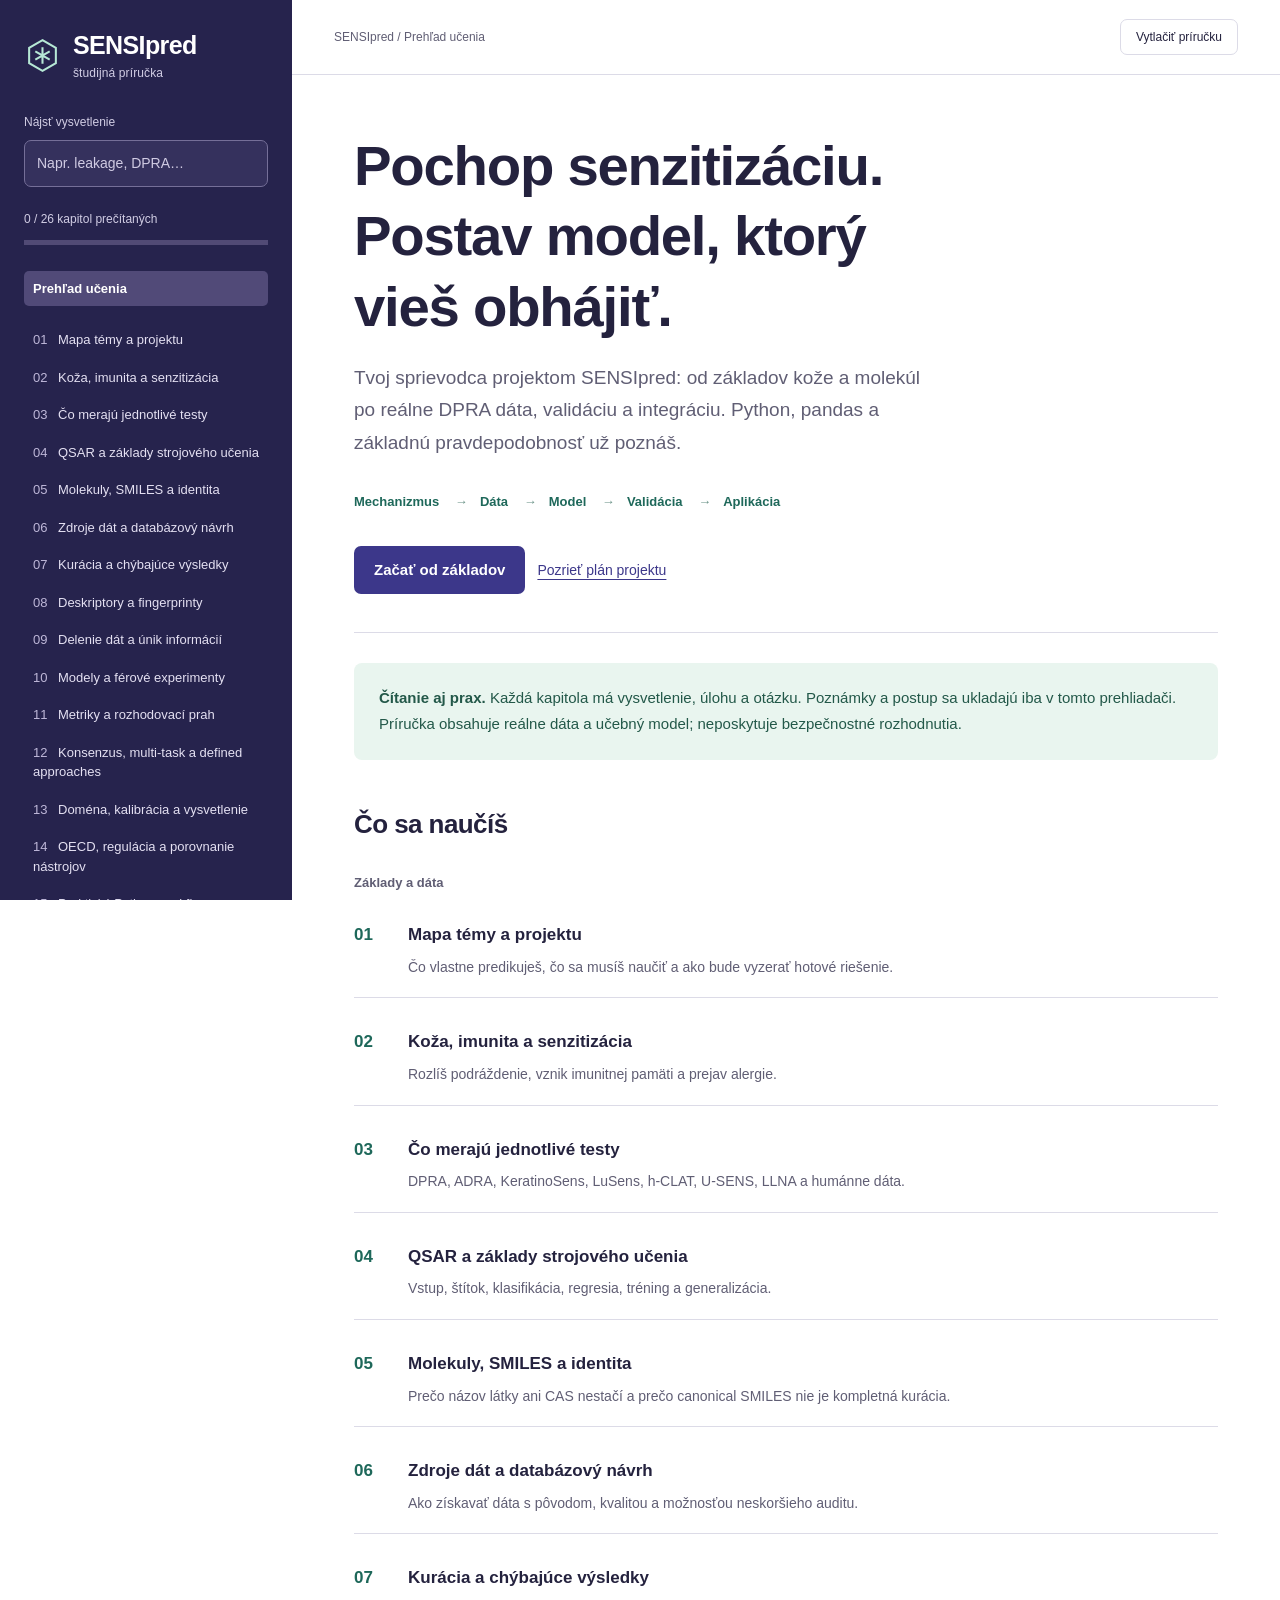
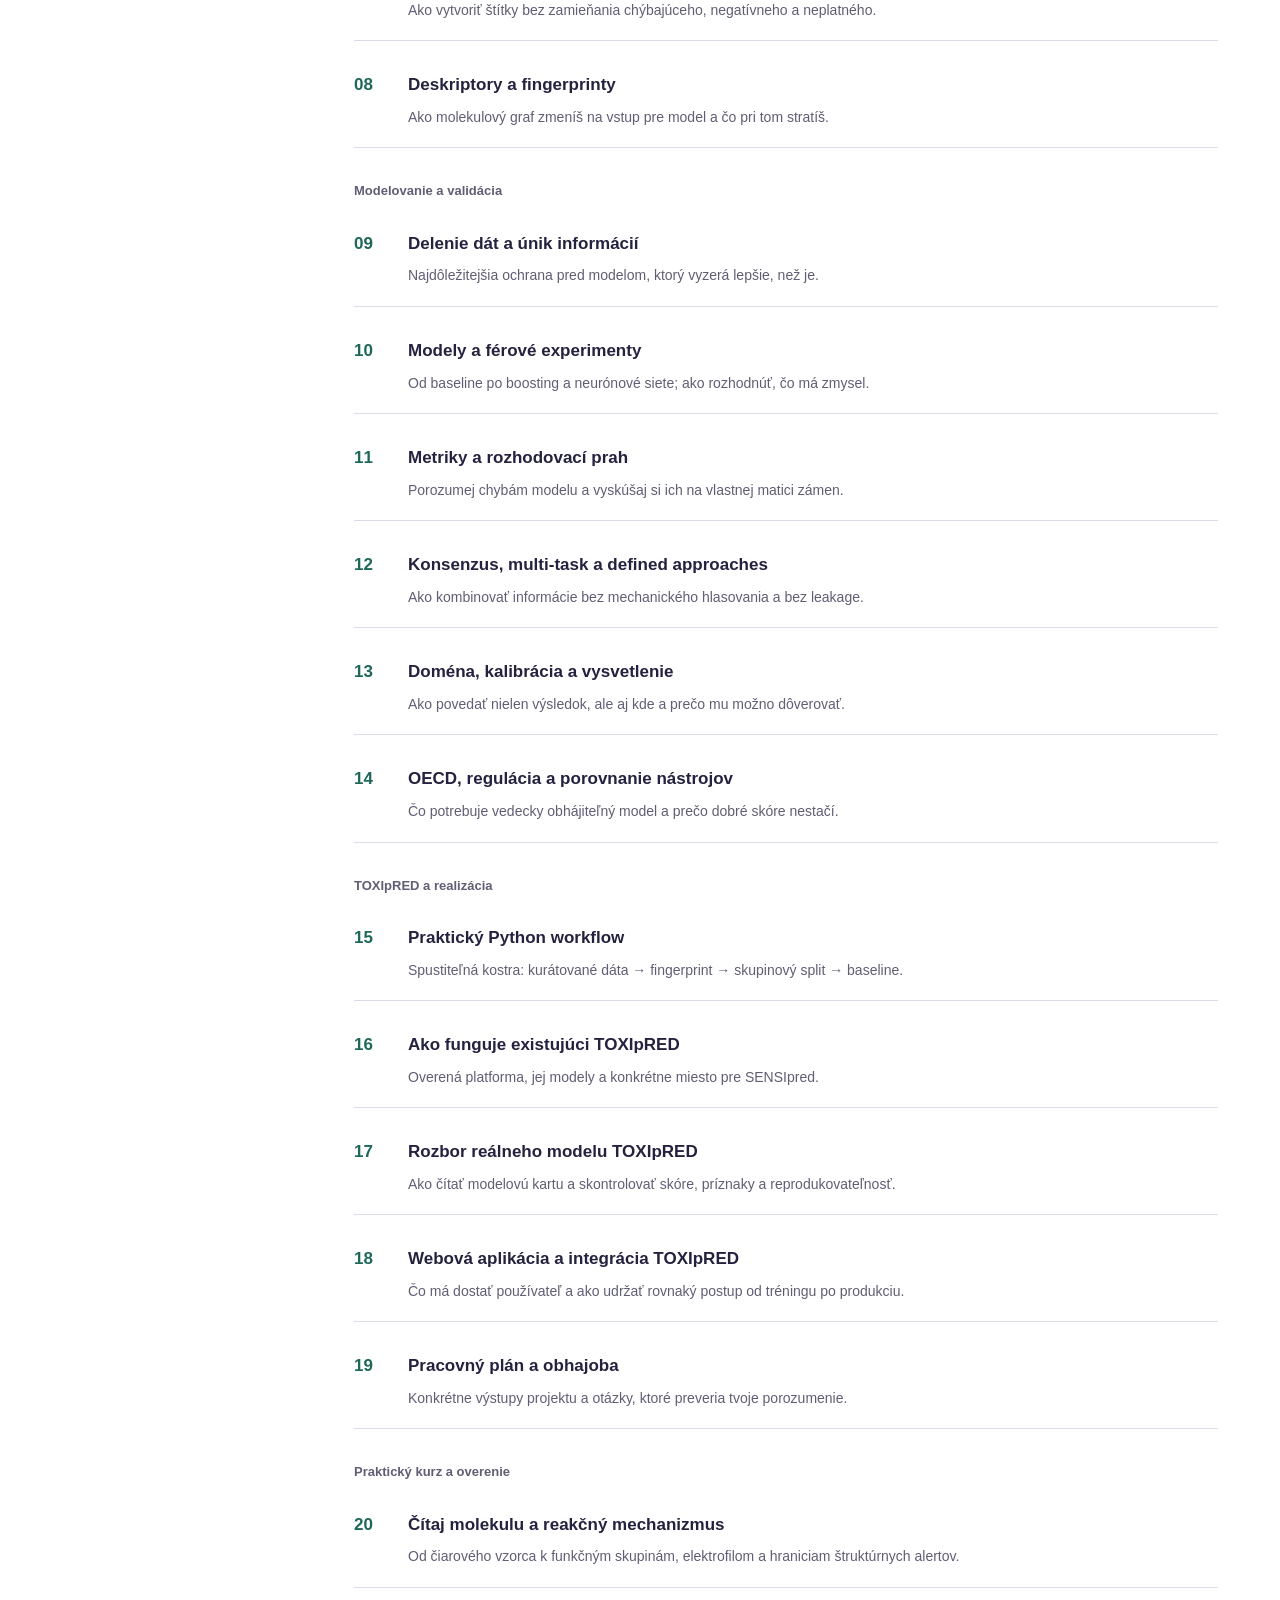
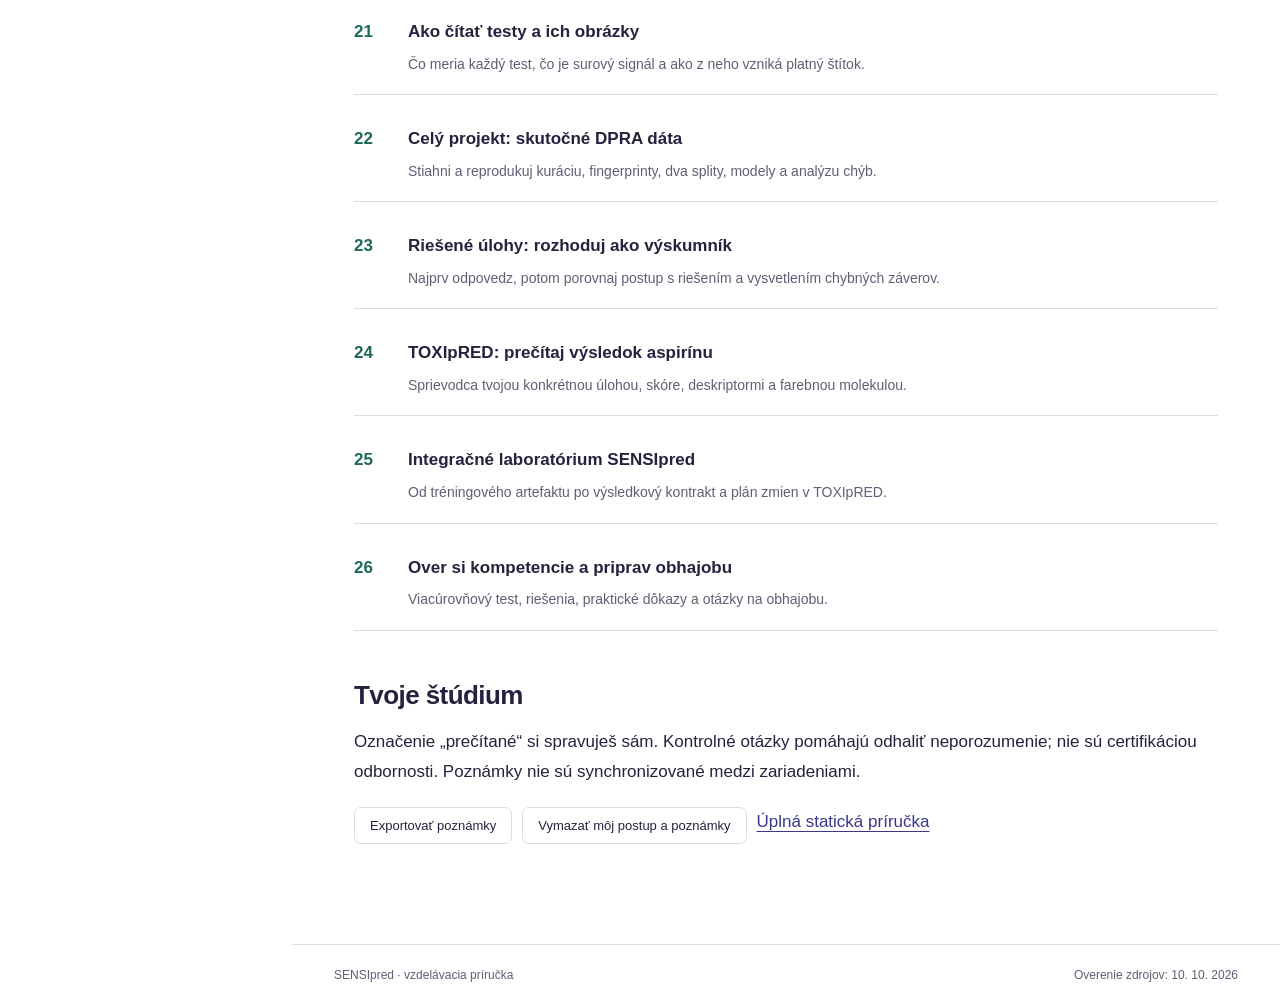
<file: docs/index.html>
<!doctype html>
<html lang="sk"><head><meta charset="utf-8"><meta name="viewport" content="width=device-width, initial-scale=1"><meta name="theme-color" content="#26234d"><title>SENSIpred — príručka QSAR</title><meta name="description" content="Slovenská vzdelávacia príručka: kožná senzitizácia, dáta, chemoinformatika, QSAR modely, validácia a realizácia projektu SENSIpred."><link rel="stylesheet" href="style.css"><script src="content.js" defer></script><script src="learning-data.js" defer></script><script src="course.js" defer></script><script src="app.js" defer></script></head>
<body><a class="skip" href="#main">Preskočiť na obsah</a><div class="shell"><aside id="sidebar"><a class="brand" href="#home"><svg viewBox="0 0 36 36" aria-hidden="true"><path d="M18 3 31 10.5v15L18 33 5 25.5v-15Z M18 10v16 M11 14l14 8 M25 14l-14 8" fill="none" stroke="currentColor" stroke-width="2"/></svg><span>SENSIpred<small>študijná príručka</small></span></a><button id="menu" aria-expanded="false" aria-controls="navigation">Obsah a pomôcky</button><div id="navigation"><label class="searchlabel" for="search">Nájsť vysvetlenie</label><input id="search" type="search" placeholder="Napr. leakage, DPRA…" autocomplete="off"><div class="studyprogress"><span id="progress-label">0 / 26 kapitol prečítaných</span><progress id="progress" max="26" value="0">0</progress></div><nav aria-label="Kapitoly"><a href="#home" class="home-link">Prehľad učenia</a><div id="chapter-nav"></div><div class="tools"><a href="#glossary">Slovník pojmov</a><a href="#assessment">Test a kompetencie</a><a href="#dpra-project">Praktický DPRA projekt</a><a href="#cards">Kartičky na opakovanie</a><a href="#sources">Zdroje a ďalšie čítanie</a></div></nav><p class="sidebar-foot">Od mechanizmu k modelu.<br>Od skóre k dôkazom.</p></div></aside><div class="workspace"><header><span id="breadcrumb">SENSIpred / Prehľad učenia</span><button id="print">Vytlačiť príručku</button></header><main id="main" tabindex="-1"></main><footer><span>SENSIpred · vzdelávacia príručka</span><span>Overenie zdrojov: 10. 10. 2026</span></footer></div></div><div id="toast" role="status" aria-live="polite"></div><noscript>Na navigáciu a študijné pomôcky je potrebný JavaScript. V statickom režime si pozri <a href="prirucka.html">úplnú príručku</a>.</noscript></body></html>
</file>
<file: docs/style.css>
:root{--ink:#24223e;--muted:#605e74;--rail:#26234d;--accent:#3c378a;--light:#f3f2fa;--line:#dcdbe7;--green:#1e685a;--greenlight:#e9f5ef;--body:#fff;--focus:#987219}*{box-sizing:border-box}html{scroll-behavior:smooth;scrollbar-color:#9691b1 #f3f2fa}body{margin:0;color:var(--ink);background:var(--body);font:17px/1.75 -apple-system,BlinkMacSystemFont,"Segoe UI",sans-serif}::selection{background:#d4cfee;color:#211b48}a{color:var(--accent);text-underline-offset:4px}button,input,textarea{font:inherit}button{cursor:pointer;border:1px solid var(--line);border-radius:7px;padding:8px 15px;background:#fff;color:var(--ink);line-height:1.5}button:hover{background:var(--light);border-color:#b6b1cd}button:disabled{opacity:.6;cursor:default}a:focus-visible,button:focus-visible,input:focus-visible,textarea:focus-visible,summary:focus-visible{outline:3px solid var(--focus);outline-offset:4px}.skip{position:fixed;top:-100px;left:20px;z-index:100;background:white;padding:10px}.skip:focus{top:10px}.shell{display:grid;grid-template-columns:292px minmax(0,1fr);min-height:100vh}aside{background:var(--rail);color:#f3f1ff;padding:30px 24px;position:sticky;top:0;height:100vh;overflow:auto;scrollbar-color:#8d86b3 var(--rail)}.brand{display:flex;align-items:center;gap:12px;color:#fff;text-decoration:none;font-size:25px;line-height:1.2;font-weight:750;letter-spacing:-.025em}.brand svg{width:37px;color:#b6e8d5}.brand small{display:block;font-size:12px;color:#d1cde4;font-weight:400;letter-spacing:.01em;margin-top:6px}.searchlabel{font-size:12px;display:block;margin-top:32px;margin-bottom:7px;color:#d1cde4}#search{width:100%;border:1px solid #756f98;background:#35315d;border-radius:7px;padding:10px 12px;color:white;font-size:14px;caret-color:#b6e8d5}#search::placeholder{color:#d0cbe3}.studyprogress{font-size:12px;color:#d1cde4;margin:22px 0 26px}progress{display:block;width:100%;height:5px;border:0;border-radius:0;margin-top:10px;background:#514a75;accent-color:#b6e8d5}progress::-webkit-progress-bar{background:#514a75}progress::-webkit-progress-value{background:#b6e8d5}nav a{display:block;color:#e4e0f2;text-decoration:none;font-size:13px;line-height:1.5;padding:8px 9px;margin:2px 0;border-radius:5px}nav a:hover{background:#3b365f;color:#fff}nav a[aria-current=page]{background:#514a78;color:#fff}nav a.done:after{content:' ✓';color:#b6e8d5}.navnum{color:#bfb8d9;display:inline-block;min-width:25px;font-variant-numeric:tabular-nums}.home-link{font-weight:650;margin-bottom:16px}.tools{border-top:1px solid #585176;margin-top:22px;padding-top:14px}.sidebar-foot{font-size:12px;color:#bfb8d9;line-height:1.8;margin-top:35px}#menu{display:none}.workspace{min-width:0}header{display:flex;justify-content:space-between;align-items:center;gap:16px;padding:19px 42px;border-bottom:1px solid var(--line);font-size:12px;color:var(--muted)}header button{font-size:12px}main{max-width:1060px;margin:0 auto;padding:56px 62px 80px;min-height:82vh;outline:none}h1,h2,h3{line-height:1.25;text-wrap:balance;letter-spacing:-.022em}h1{font-size:clamp(30px,3.3vw,46px);font-weight:740;margin:0 0 20px;max-width:21ch}h2{font-size:26px;margin:48px 0 16px}h3{font-size:19px;margin:26px 0 10px}p{margin:0 0 19px}article{max-width:74ch}.lead{color:var(--muted);font-size:19px;line-height:1.7;max-width:65ch}.hero{padding-bottom:38px;border-bottom:1px solid var(--line)}.hero h1{max-width:20ch;font-size:clamp(36px,4.4vw,57px)}.hero .lead{max-width:56ch}.actions{display:flex;flex-wrap:wrap;align-items:center;gap:12px;margin-top:25px}.primary{display:inline-block;border:0;background:var(--accent);color:white;padding:11px 20px;border-radius:7px;text-decoration:none;font-size:15px;font-weight:600}.primary:hover{background:#2b256a;color:white}.quietlink{font-size:14px}.route-map{margin:25px 0;display:flex;gap:0;flex-wrap:wrap;font-size:13px;font-weight:600;color:var(--green)}.route-map span{padding:7px 12px 7px 0}.route-map span:not(:last-child):after{content:' →';color:#6c9489;margin-left:12px}.intro-note{background:var(--greenlight);padding:22px 25px;color:#235849;margin:30px 0;border-radius:8px}.intro-note p{margin:0;font-size:15px}.lesson-list{margin:0;padding:0;list-style:none}.lesson-list li{border-bottom:1px solid var(--line);display:grid;grid-template-columns:42px 1fr auto;gap:12px;padding:19px 0;align-items:start}.lesson-list .number{color:var(--green);font-weight:650;font-variant-numeric:tabular-nums}.lesson-list a{color:var(--ink);font-weight:650;text-decoration:none;line-height:1.45}.lesson-list a:hover{text-decoration:underline}.lesson-list p{font-size:14px;color:var(--muted);line-height:1.6;margin:6px 0 0}.lesson-list .state{font-size:12px;color:var(--green)}.sectiongroup{color:var(--muted);font-size:13px;margin-top:35px;font-weight:600;letter-spacing:0}.chaptermeta{display:flex;justify-content:space-between;gap:20px;align-items:center;font-size:13px;color:var(--muted);padding-bottom:18px;margin-bottom:28px;border-bottom:1px solid var(--line)}.chaptermeta button{font-size:13px}.chapter-summary{background:var(--light);padding:18px 22px;color:var(--muted);margin-bottom:30px;font-size:16px}.facts{display:grid;grid-template-columns:160px 1fr;gap:10px;font-size:15px}.facts dt{font-weight:650}.facts dd{margin:0}.source{font-size:13px;color:var(--muted);line-height:1.7}.exercise{background:var(--greenlight);color:#235849;margin:35px 0;padding:22px 25px;border-radius:8px}.exercise h3{margin:0 0 12px;color:#164c40}.exercise p{margin:0;font-size:16px}.pathway{list-style:none;padding:0}.pathway li{padding:15px 0;border-bottom:1px solid var(--line)}.pathway span{display:block;color:var(--muted);font-size:15px;margin-top:6px}.table-wrap{overflow:auto;max-width:100%;margin:25px 0}table{border-collapse:collapse;text-align:left;font-size:14px;width:100%;min-width:550px}th{color:var(--accent);background:var(--light);font-weight:650}td,th{padding:14px 16px;vertical-align:top;border-bottom:1px solid var(--line)}code{font-family:ui-monospace,SFMono-Regular,Consolas,monospace;font-size:.87em;background:var(--light);padding:2px 5px;border-radius:3px;overflow-wrap:anywhere}pre{background:#f0eff7;border:1px solid #d7d3e6;border-radius:8px;padding:20px;overflow:auto;font-size:14px;line-height:1.8}pre code{background:transparent;padding:0;white-space:pre;overflow-wrap:normal}ul,ol{padding-left:24px}li{margin:10px 0}details{border-bottom:1px solid var(--line);padding:17px 0}summary{cursor:pointer;font-weight:600;line-height:1.6}details p{margin-top:15px;font-size:16px}.quiz{padding:25px;background:var(--light);border-radius:8px;margin-top:45px}.quiz h2{font-size:21px;margin:0 0 16px}.quiz label{display:flex;gap:10px;align-items:flex-start;padding:9px 0;cursor:pointer;font-size:15px}.quiz input{margin-top:7px;accent-color:var(--accent)}.quiz .feedback{font-size:15px;margin-top:18px}.good{color:var(--green)}.incorrect{color:#993835}.notes{margin-top:36px}.notes h2{font-size:21px;margin:0 0 10px}.notes label{display:block;font-size:13px;color:var(--muted);margin-bottom:10px}textarea{width:100%;min-height:135px;resize:vertical;padding:14px;border:1px solid var(--line);border-radius:7px;line-height:1.6;caret-color:var(--accent)}.noteinfo{font-size:12px;color:var(--muted)}.chapter-pagination{display:flex;justify-content:space-between;gap:20px;margin-top:42px;padding-top:24px;border-top:1px solid var(--line);font-size:14px}.chapter-pagination a{max-width:48%;text-decoration:none}.chapter-pagination a:last-child{text-align:right}footer{padding:20px 42px;border-top:1px solid var(--line);display:flex;justify-content:space-between;gap:15px;flex-wrap:wrap;color:var(--muted);font-size:12px}#toast{position:fixed;bottom:22px;right:22px;background:var(--rail);color:#fff;padding:12px 18px;border-radius:7px;font-size:14px;display:none;z-index:20}.glossarysearch{width:100%;padding:12px;border:1px solid var(--line);border-radius:7px;margin:15px 0 24px}.term{padding:18px 0;border-bottom:1px solid var(--line)}.term dt{font-weight:650;color:var(--accent)}.term dd{margin:7px 0 0;font-size:16px}.search-result{display:block;text-decoration:none;border-bottom:1px solid var(--line);padding:22px 0;color:var(--ink)}.search-result strong{font-size:19px}.search-result p{font-size:14px;color:var(--muted);margin:7px 0 0}.cardstudy{background:var(--light);padding:32px;margin-top:30px;border-radius:10px;min-height:240px}.cardstudy h2{margin:10px 0 25px;font-size:26px}.cardstudy .answer{color:var(--green);font-size:18px}.cardcount{color:var(--muted);font-size:13px}.sourceitem{padding:20px 0;border-bottom:1px solid var(--line)}.sourceitem p{font-size:15px;color:var(--muted);margin:8px 0 0}.metric-inputs{display:grid;grid-template-columns:1fr 1fr;gap:15px;margin:20px 0}.metric-inputs label{font-size:14px;display:block}.metric-inputs input{display:block;width:100%;padding:10px;border:1px solid var(--line);border-radius:5px;color:var(--ink);margin-top:5px}.metric-results{display:grid;grid-template-columns:1fr 1fr;gap:0 25px;margin:24px 0}.metric-results div{border-bottom:1px solid var(--line);display:flex;justify-content:space-between;gap:10px;padding:12px 0;font-size:14px}.metric-results strong{color:var(--green);font-variant-numeric:tabular-nums}.metric-demo{padding:22px;background:var(--greenlight);margin:30px 0;border-radius:8px}.metric-demo h3{margin:0}.storagewarning{font-size:13px;background:#fff0d9;padding:14px;color:#704710}.milestones li h3{margin-bottom:8px}.milestones li p{font-size:16px}.milestones li{margin-bottom:25px}.print-only{display:none}.tool-row{display:flex;gap:10px;flex-wrap:wrap;margin:20px 0}.tool-row button{font-size:13px}
@media(max-width:1100px){.shell{grid-template-columns:255px 1fr}aside{padding:25px 18px}main{padding:42px 36px}header{padding:17px 28px}h1{font-size:38px}}
@media(max-width:760px){.shell{display:block}aside{height:auto;position:relative;padding:18px 20px;overflow:visible}.brand{font-size:22px}.brand svg{width:31px}#menu{display:block;position:absolute;right:20px;top:20px;color:#f3f1ff;background:#3b365f;border-color:#746e99;font-size:12px;padding:8px 12px}#navigation{display:none}aside.open #navigation{display:block}header{padding:13px 20px;align-items:flex-start}#breadcrumb{max-width:62%}header button{font-size:11px;padding:7px 10px;white-space:nowrap}main{padding:32px 22px 50px}h1{font-size:32px}.hero h1{font-size:39px}h2{font-size:24px;margin-top:36px}.lead{font-size:17px}.chaptermeta{font-size:12px;gap:10px}.chaptermeta button{font-size:12px;padding:8px}.facts{grid-template-columns:1fr;gap:3px}.facts dd{margin-bottom:13px}.lesson-list li{grid-template-columns:28px 1fr;gap:9px}.lesson-list .state{grid-column:2}.quiz{padding:22px 18px}pre{padding:15px;font-size:12px}.metric-results{grid-template-columns:1fr}.metric-inputs{gap:12px}footer{padding:18px 22px}.cardstudy{padding:25px 20px}.brand small{font-size:11px}#toast{left:20px;right:20px;bottom:20px}}
@media(prefers-reduced-motion:reduce){html{scroll-behavior:auto}*{animation:none!important;transition:none!important}}
@media print{body{font-size:11pt;line-height:1.6;background:white}.shell{display:block}aside,header,footer,#toast,button,.quiz,.notes,.chapter-pagination,.metric-inputs,.skip,.tool-row{display:none!important}main{max-width:none;padding:0}article{max-width:none}h1{font-size:28pt}h2{font-size:19pt;break-after:avoid}h3{break-after:avoid}p,li{orphans:3;widows:3}pre{white-space:pre-wrap;font-size:9pt;break-inside:avoid}pre code{white-space:pre-wrap}table{min-width:0;font-size:9pt}.table-wrap{overflow:visible}.print-chapter{break-before:page}.chaptermeta{display:none}.print-only{display:block}.exercise,.chapter-summary{background:white;border:1px solid #aaa}.source a{color:black}.pathway li{break-inside:avoid}details p{display:block}details{border:0}details:not([open])>p{display:block}.hero{padding-bottom:20px}.hero h1{font-size:30pt}.intro-note{background:white;border:1px solid #aaa}}
/* Reading aids and practical course; preserve the established guide. */
figure{margin:2rem 0;padding:1rem;border:1px solid #ddd8e8;background:#fff;border-radius:8px}figure img{display:block;width:100%;height:auto;max-height:none}figcaption{font-size:.9rem;line-height:1.6;color:#625c70;margin-top:.8rem}figure a{display:block}details{margin:1rem 0;padding:1rem;border-left:3px solid #8073bd;background:#f6f4fa}summary{cursor:pointer;font-weight:650;line-height:1.6}details p{margin-bottom:.25rem}select{display:block;max-width:100%;font:inherit;padding:.65rem .8rem;margin:.5rem 0 1rem;background:#fff;color:#26234d;border:1px solid #aaa0be;border-radius:6px}.tablewrap{overflow:auto;margin:1rem 0}.tablewrap table{min-width:620px}caption{text-align:left;font-size:.9rem;color:#625c70;padding:.4rem 0}.reading-result{padding:1.2rem;background:#f6f4fa;border-left:3px solid #8073bd}.reading-result dl{display:grid;grid-template-columns:1fr 1fr;gap:.5rem}.reading-result dd{margin:0;font-variant-numeric:tabular-nums}.test-question{border:1px solid #d8d2e6;border-radius:8px;padding:1rem 1.2rem;margin:1.4rem 0;min-width:0}.test-question legend{padding:0 .25rem;max-width:100%;font-weight:650}.test-question label,.competency-box label{display:flex;align-items:baseline;gap:.7rem;line-height:1.6;padding:.55rem .25rem;cursor:pointer}.test-question input,.competency-box input{flex:none;width:18px;height:18px;accent-color:#60509a}.test-explain:empty{display:none}.test-explain{border-top:1px solid #ded7e9;margin-top:.7rem;padding-top:.8rem;line-height:1.65}#test-summary:not(:empty){padding:1.2rem;border:2px solid #8272b3;background:#f6f4fa;margin-top:1.5rem}.competency-box{padding:1rem;border:1px solid #d8d2e6;border-radius:8px;min-width:0}blockquote{border-left:3px solid #8073bd;margin:1.5rem 0;padding:.7rem 1.2rem;background:#f6f4fa;line-height:1.7}#aspirin-features,#dpra-results{margin:1.6rem 0}a,pre,td{overflow-wrap:anywhere}@media(max-width:600px){figure{padding:.5rem}.test-question{padding:.8rem}.reading-result dl{grid-template-columns:1fr}.reading-result dt{font-weight:600}}@media print{details>p,details>div{display:block}summary{font-weight:bold}figure{break-inside:avoid}.tablewrap{overflow:visible}.tablewrap table{min-width:0}#assessment-lab form{display:none}}
</file>
